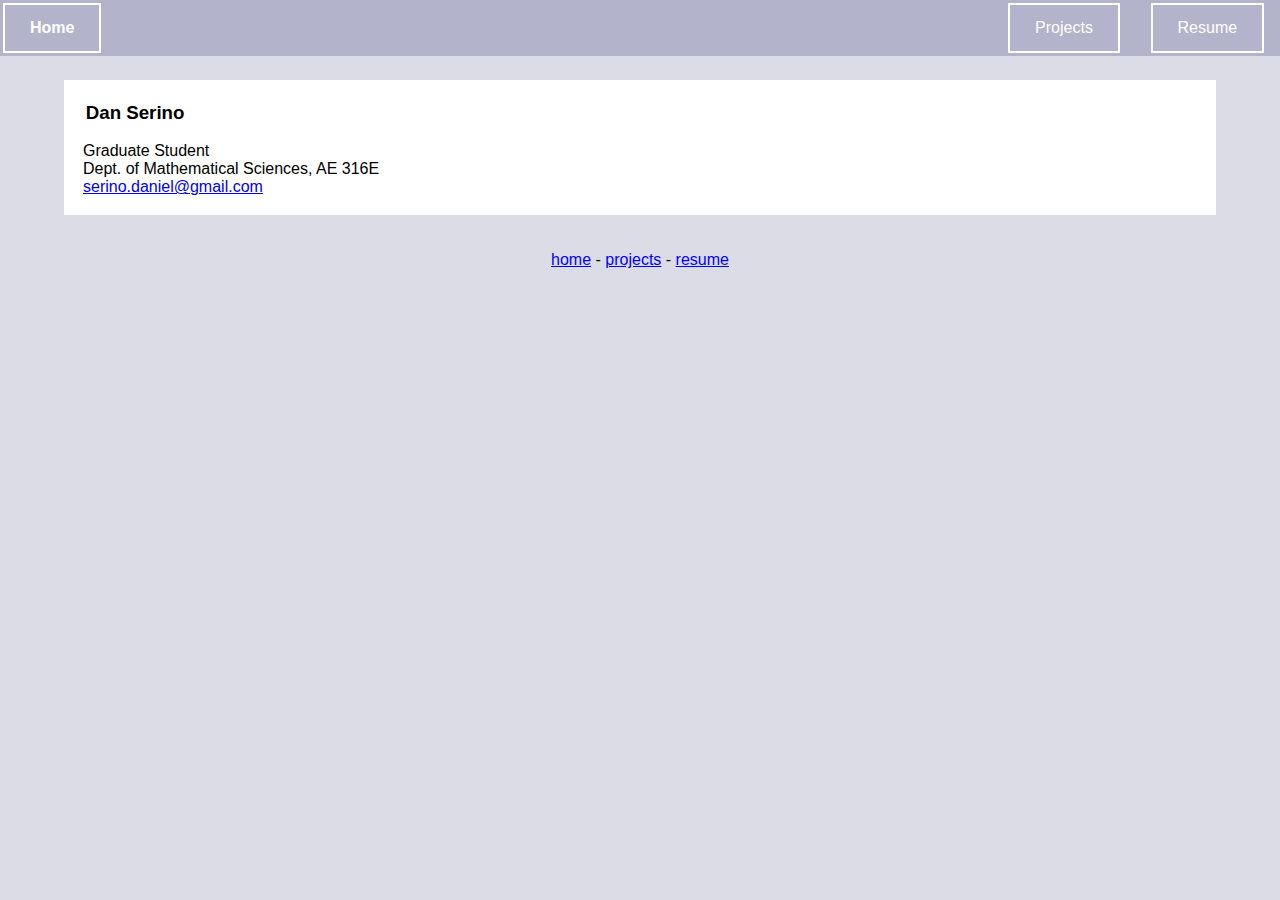
<file: index.html>
<!DOCTYPE html>
<html>
  <head>
    <meta  content="text/html; charset=UTF-8"  http-equiv="content-type">
    <link href="css/style.css" type="text/css" rel="stylesheet">
    <title>Home - Dan Serino</title>
  </head>
  <!-- NAV BAR -->
  <nav>
    <table  style="width: 100%"  bgcolor="#b3b3cc" border="0">
      <tbody>
        <tr>
          <td  style="text-align: left; width: 70%;"> <strong><a class="top" href="index.html">Home</a></strong></td>
          <td  style="text-align: center; width: 10%;"><a class="top" href="projects.html">Projects</a>
          <td  style="text-align: center; width: 10%;"><a class="top" href="resume.html">Resume</a>
          <!-- <td  style="text-align: center; width: 10%;"><a class="top" href="cv.html">CV</a> -->
            <br>
          </td>
        </tr>
      </tbody>
    </table>
  </nav>
  <section>
    <!-- BODY -->
    <body>
      <!-- small space -->
      <table style="width:50%" align="center">
        <tr>
          <td style="width:100%">
            <br>
          </td>
        </tr>
      </table>
      <!--body content -->
      <table class="content" align="center">
	<!-- BEGIN EVENT -->
	<tr>
	  <td style="width:100%">
	    <h3 style="padding-left:1em;">Dan Serino</h3>
	    <p style="padding-left:1em;">
              Graduate Student <br>
              Dept. of Mathematical Sciences, AE 316E<br>
              <a  href="mailto:serino.daniel@gmail.com">serino.daniel@gmail.com</a><br>
	    </p>
	  </td>
	</tr>
      </table>
      <br><br>
    </body>
  </section>
  <nav align="center">
    <a href="index.html" class="norm">home</a> - 
    <a href="projects.html" class="norm">projects</a> - 
    <a href="resume.html" class="norm">resume</a>
  </nav>
  <br>
</html>
</file>
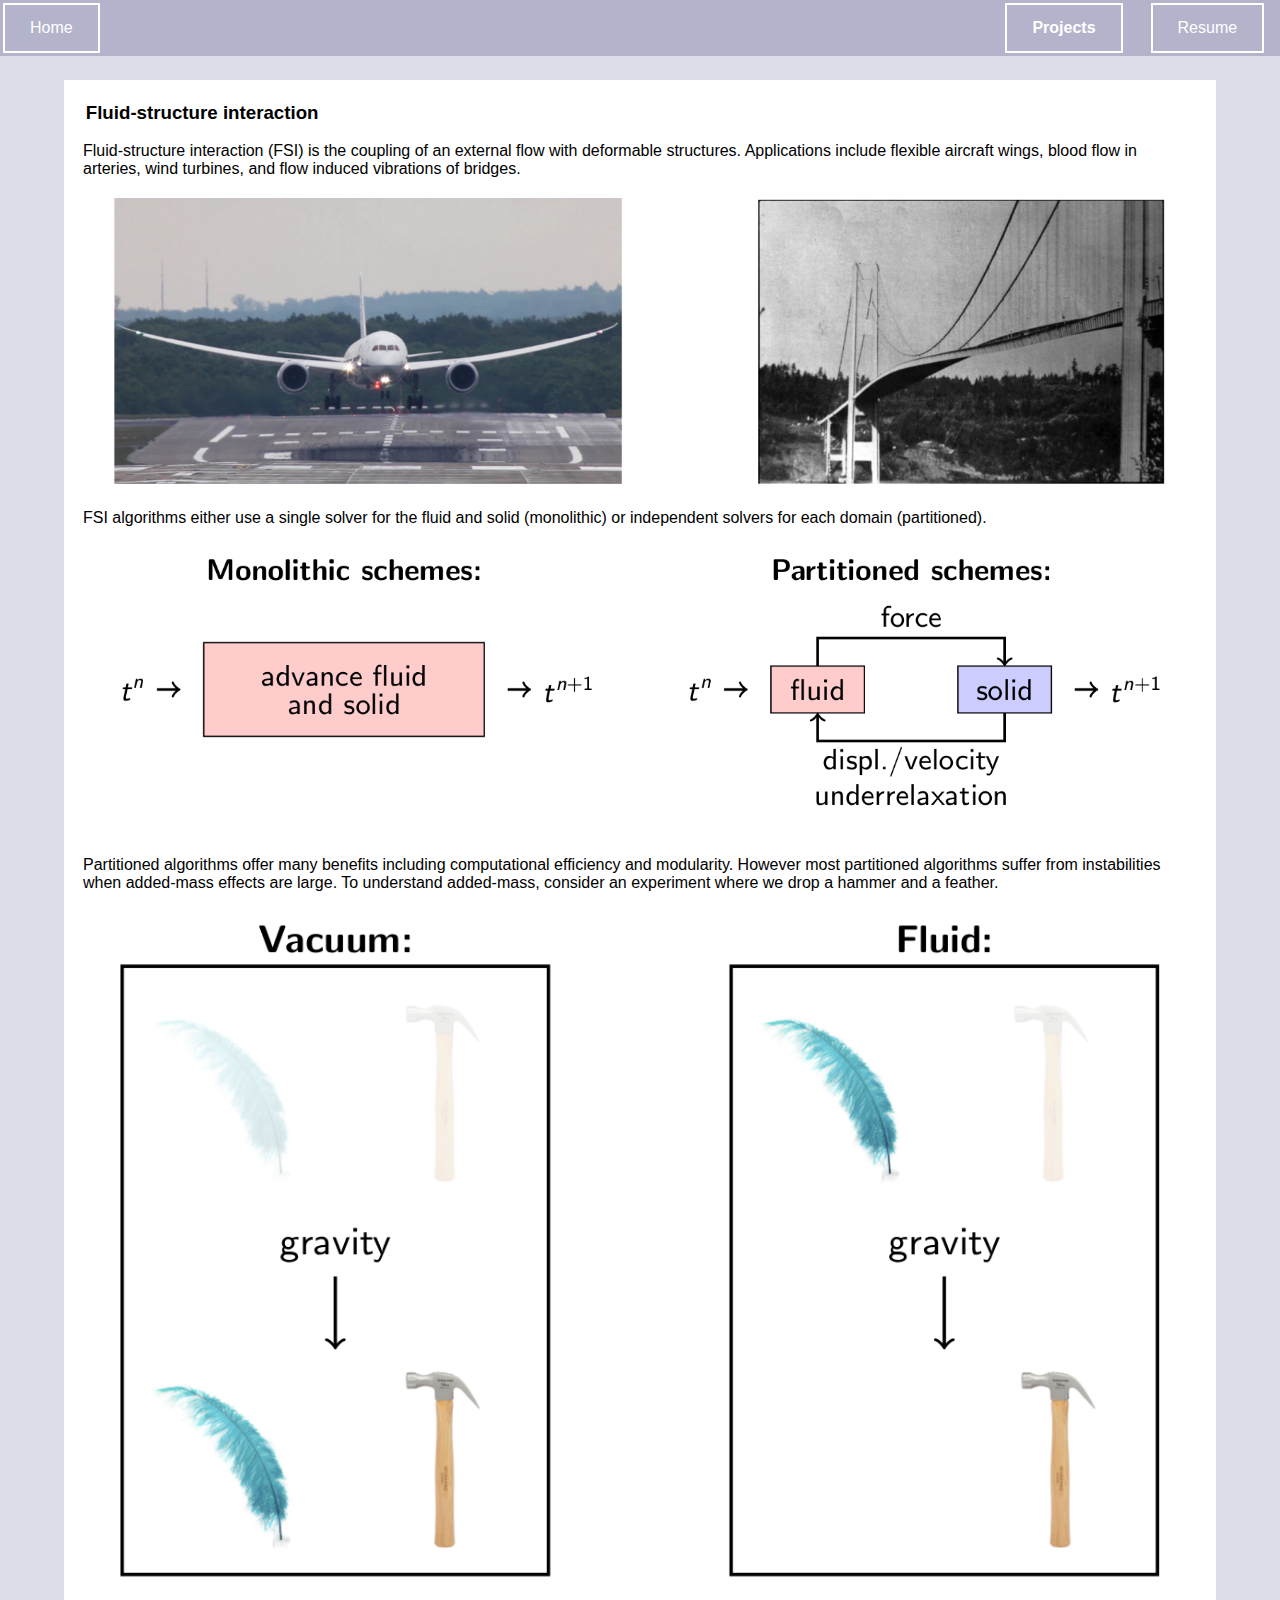
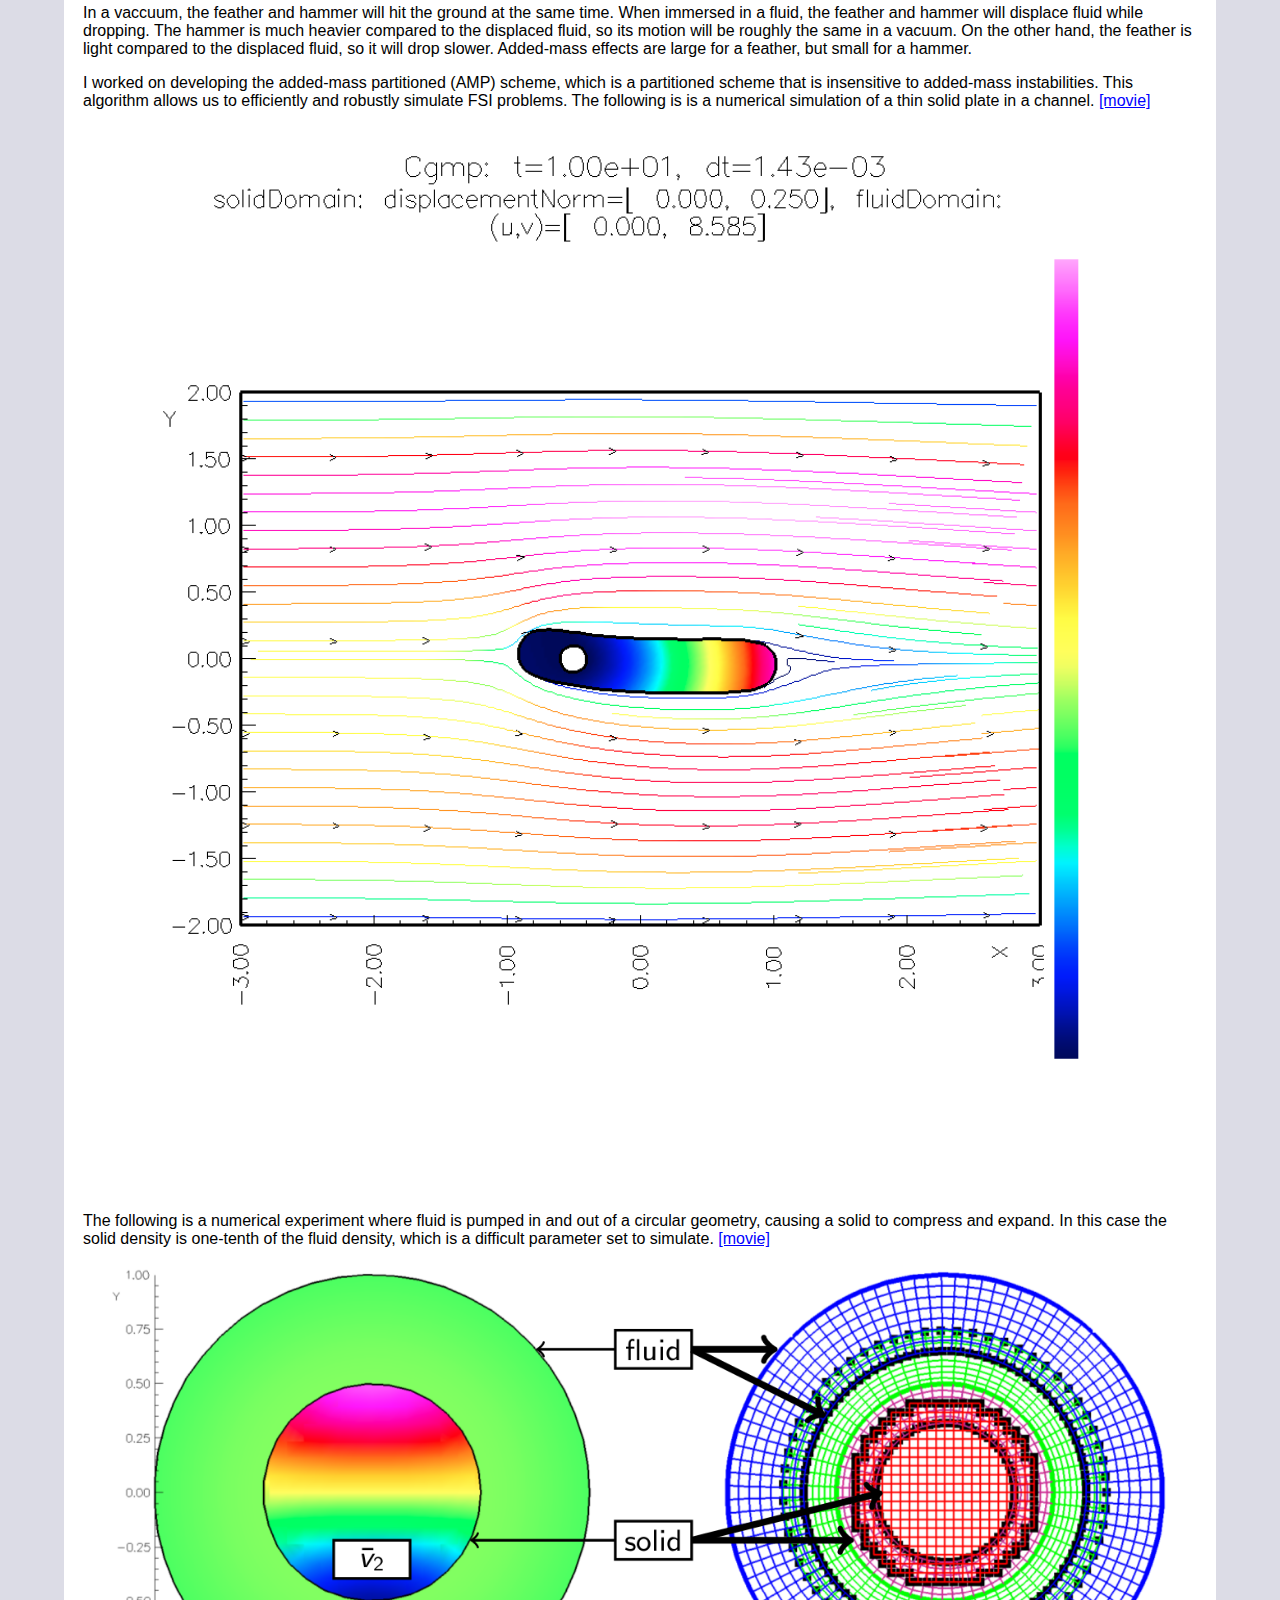
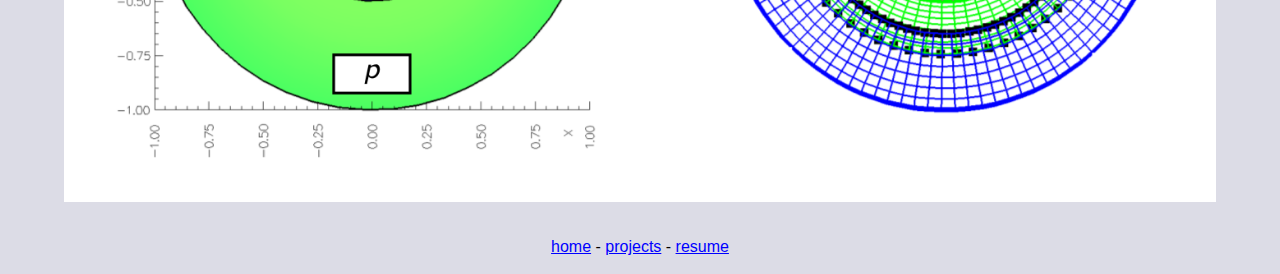
<file: fsi.html>
<!DOCTYPE html>
<html>
  <head>
    <meta  content="text/html; charset=UTF-8"  http-equiv="content-type">
    <link href="css/style.css" type="text/css" rel="stylesheet">
    <!-- <script src="js/jquery-1.8.2.min.js"></script> -->
    <!-- <script src="js/cufon-yui.js"></script> -->
    <!-- <script src="js/cufon-replace.js"></script> -->
    <!-- <script src="js/Myriad_Pro_300.font.js"></script> -->
    <!-- <script src="js/Myriad_Pro_400.font.js"></script> -->
    <!-- <script type="text/x-mathjax-config"> -->
    <!--   MathJax.Hub.Config({tex2jax: {inlineMath: [ ['\\(','\\)']]}}); -->
    <!-- </script> -->
    <!-- <script type="text/javascript" src="http://cdn.mathjax.org/mathjax/latest/MathJax.js?config=TeX-AMS-MML_HTMLorMML"> -->
    <!-- </script> <\!--[if lt IE 9]> -->
    <!--               <script src="js/ie/IE9.js"></script><script src="js/ie/html5.js"></script><![endif]-\-> -->
    <title>Fluid-structure interaction - Dan Serino</title>
  </head>
  <!-- NAV BAR -->
  <nav>
    <table  style="width: 100%"  bgcolor="#b3b3cc" border="0">
      <tbody>
        <tr>
          <td  style="text-align: left; width: 70%;"> <a class="top" href="index.html">Home</a></td>
          <td  style="text-align: center; width: 10%;"><strong><a class="top" href="projects.html">Projects</a></strong>
          <td  style="text-align: center; width: 10%;"><a class="top" href="resume.html">Resume</a>
          <!-- <td  style="text-align: center; width: 10%;"><a class="top" href="cv.html">CV</a> -->
            <br>
          </td>
        </tr>
      </tbody>
    </table>
  </nav>
  <section>
    <!-- BODY -->
    <body>
      <!-- small space -->
      <table style="width:50%" align="center">
        <tr>
          <td style="width:100%">
            <br>
          </td>
        </tr>
      </table>
      <!--body content -->
      <table class="content" align="center">
	<!-- BEGIN PROJECT -->
	<tr>
	  <td style="width:100%">
	    <h3 style="padding-left:1em;">
              Fluid-structure interaction
            </h3>
	    <p class="tab">
              Fluid-structure interaction (FSI) is the coupling of an external flow with 
              deformable structures. Applications include flexible aircraft wings,
              blood flow in arteries, wind turbines, and flow induced vibrations of 
              bridges.
	    </p>
            <figure>
              <img src="images/fsi/applications.png"
		   alt=""
                   class="center"
		   height="auto" width="100%">
            </figure>
	    <p class="tab">
              FSI algorithms either use a single solver for the fluid and solid
              (monolithic) or independent solvers for each domain (partitioned).
	    </p>
            <figure>
	      <a 
                 ><img src="images/fsi/fsiSchemes.png"
		       alt=""
                       class="center"
		       height="auto" width="100%"></a>
            </figure>
	    <p class="tab">
              Partitioned algorithms offer many benefits including computational efficiency
              and modularity. However most partitioned algorithms suffer from instabilities
              when added-mass effects are large.
              To understand added-mass, consider an experiment where we drop a hammer and a 
              feather. 
	    </p>
            <figure>
	      <a 
                 ><img src="images/fsi/addedMass.png"
		       alt=""
                       class="center"
		       height="auto" width="100%"></a>
            </figure>
	    <p class="tab">
              In a vaccuum, the feather and hammer will hit the ground at the same time.
              When immersed in a fluid, the feather and hammer will displace fluid while 
              dropping.
              The hammer is much heavier compared to the displaced fluid, so its motion will 
              be roughly the same in a vacuum.
              On the other hand, the feather is light compared to the displaced fluid, 
              so it will drop slower.
              Added-mass effects are large for a feather, but small for a hammer.
            </p>
            <p class="tab">
              I worked on developing the added-mass partitioned (AMP) scheme, which 
              is a partitioned scheme that is insensitive to added-mass instabilities.
              This algorithm allows us to efficiently and robustly simulate FSI problems.
              The following is is a numerical simulation of a thin solid plate in a channel.
              <a href="images/fsi/thinPlateMovie.mp4" class="norm">[movie]</a>
            </p>
            <figure>
	      <a href="images/fsi/thinPlateMovie.mp4"
                 ><img src="images/fsi/thinPlateMovie.png"
		       alt=""
                       class="center"
		       height="auto" width="100%"></a>
            </figure>
            <p class="tab">
              The following is a numerical experiment where fluid is pumped in and out of 
              a circular geometry, causing a solid to compress and expand. In this case
              the solid density is one-tenth of the fluid density, which is a difficult 
              parameter set to simulate.
              <a href="images/fsi/RadialElasticPistonMovie.mp4" class="norm">[movie]</a>
	    </p>
            <figure>
	      <a href="images/fsi/RadialElasticPistonMovie.mp4"
                 ><img src="images/fsi/radialElasticPistonLabeled.png"
		       alt=""
                       class="center"
		       height="auto" width="100%"></a>
            </figure>
	    <br>
	  </td>
	</tr>
      </table>
      <br><br>
    </body>
  </section>
  <nav align="center">
    <a href="index.html" class="norm">home</a> - 
    <a href="projects.html" class="norm">projects</a> - 
    <a href="resume.html" class="norm">resume</a>
  </nav>
  <br>
</html>
</file>
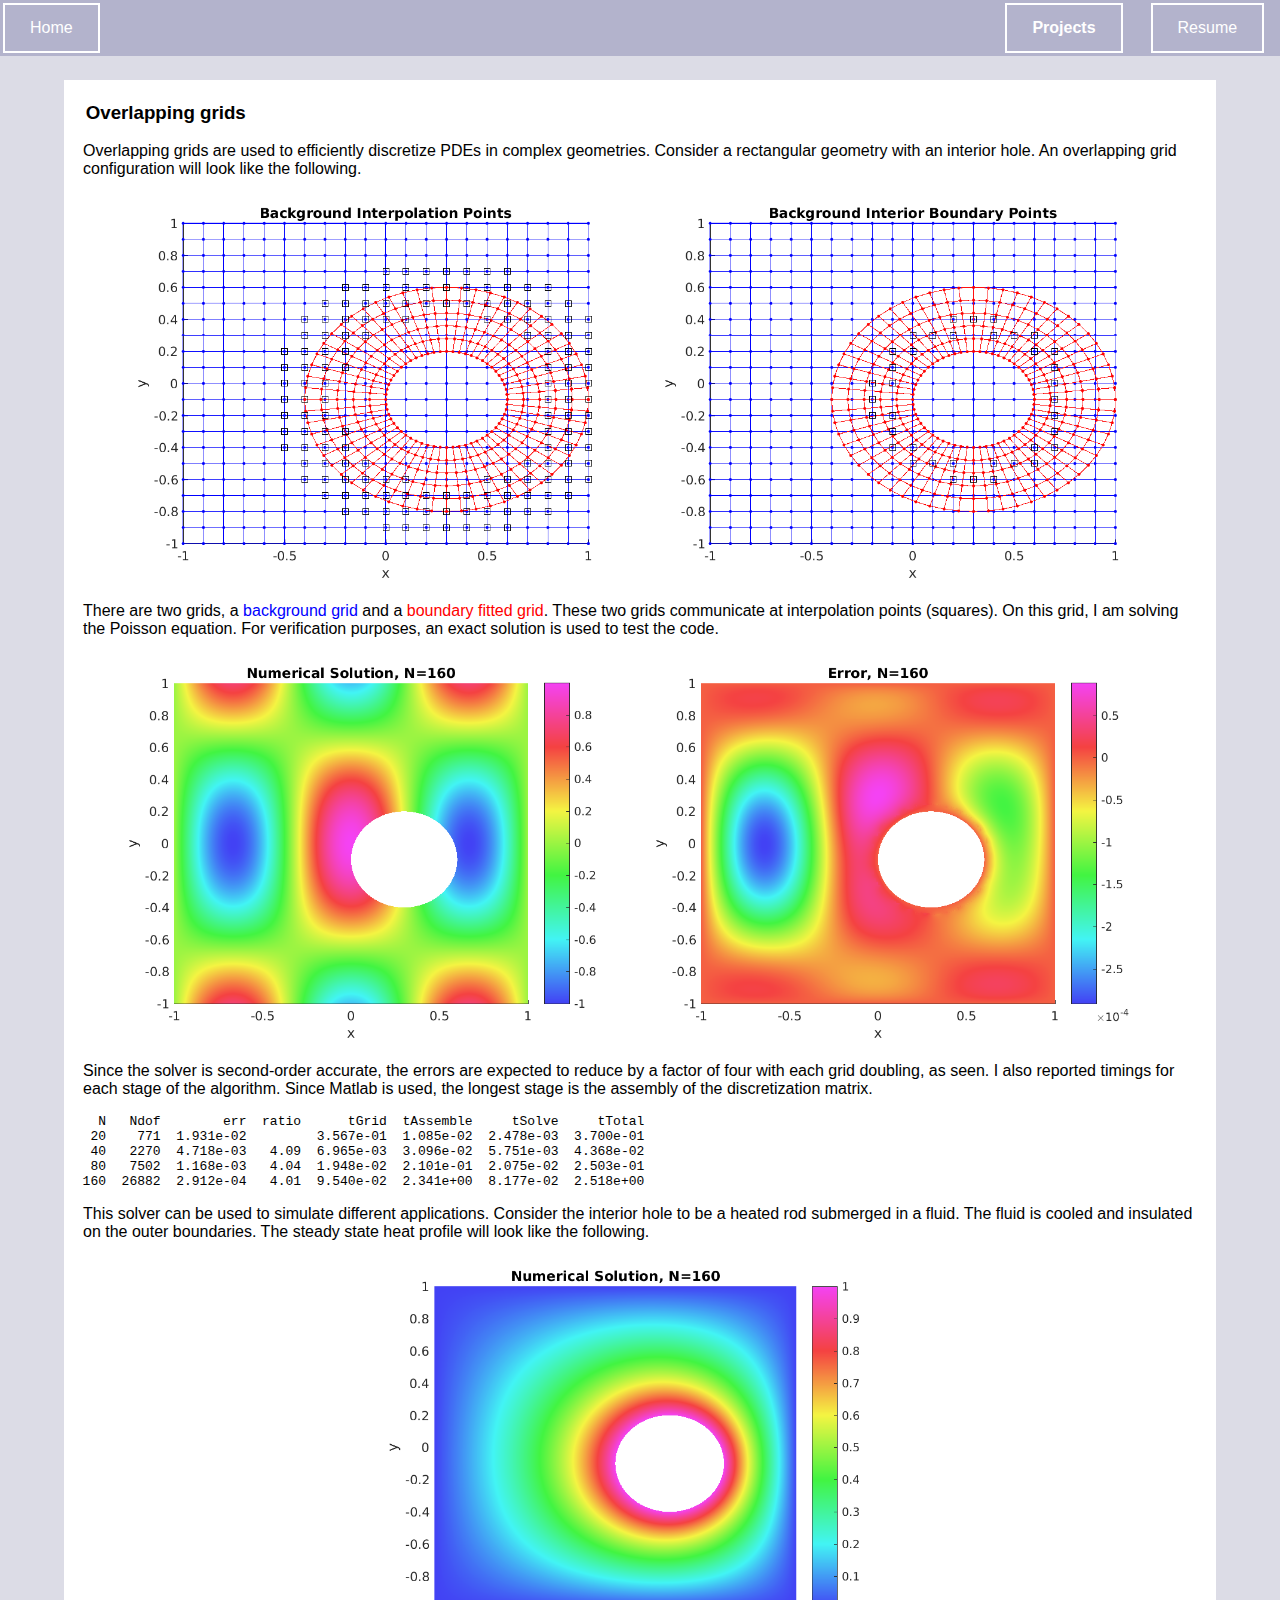
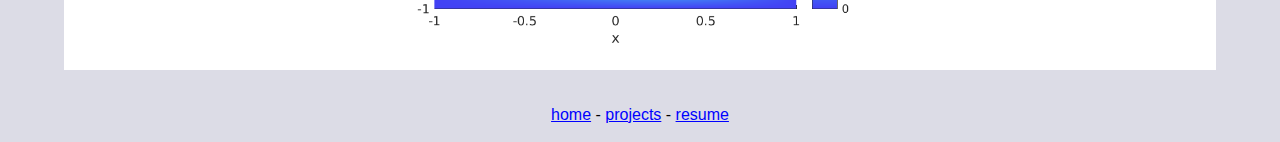
<file: overlapping.html>
<!DOCTYPE html>
<html>
  <head>
    <meta  content="text/html; charset=UTF-8"  http-equiv="content-type">
    <link href="css/style.css" type="text/css" rel="stylesheet">
    <!-- <script src="js/jquery-1.8.2.min.js"></script> -->
    <!-- <script src="js/cufon-yui.js"></script> -->
    <!-- <script src="js/cufon-replace.js"></script> -->
    <!-- <script src="js/Myriad_Pro_300.font.js"></script> -->
    <!-- <script src="js/Myriad_Pro_400.font.js"></script> -->
    <!-- <script type="text/x-mathjax-config"> -->
    <!--   MathJax.Hub.Config({tex2jax: {inlineMath: [ ['\\(','\\)']]}}); -->
    <!-- </script> -->
    <!-- <script type="text/javascript" src="http://cdn.mathjax.org/mathjax/latest/MathJax.js?config=TeX-AMS-MML_HTMLorMML"> -->
    <!-- </script> <\!--[if lt IE 9]> -->
    <!--               <script src="js/ie/IE9.js"></script><script src="js/ie/html5.js"></script><![endif]-\-> -->
    <title>Overlapping grids - Dan Serino</title>
  </head>
  <!-- NAV BAR -->
  <nav>
    <table  style="width: 100%"  bgcolor="#b3b3cc" border="0">
      <tbody>
        <tr>
          <td  style="text-align: left; width: 70%;"> <a class="top" href="index.html">Home</a></td>
          <td  style="text-align: center; width: 10%;"><strong><a class="top" href="projects.html">Projects</a></strong>
          <td  style="text-align: center; width: 10%;"><a class="top" href="resume.html">Resume</a>
          <!-- <td  style="text-align: center; width: 10%;"><a class="top" href="cv.html">CV</a> -->
            <br>
          </td>
        </tr>
      </tbody>
    </table>
  </nav>
  <section>
    <!-- BODY -->
    <body>
      <!-- small space -->
      <table style="width:50%" align="center">
        <tr>
          <td style="width:100%">
            <br>
          </td>
        </tr>
      </table>
      <!--body content -->
      <table class="content" align="center">
	<!-- BEGIN PROJECT -->
	<tr>
	  <td style="width:100%">
	    <h3 style="padding-left:1em;">Overlapping grids</h3>
            <p class="tab">
              Overlapping grids are used to efficiently discretize PDEs in 
              complex geometries. Consider a rectangular geometry with an interior
              hole. An overlapping grid configuration will look like the following.
            </p>
            <figure align="center">
              <img src="images/overlapping/bgInterp.png"
		   alt=""
                   align="center"
		   height="auto" width="49%">
              <img src="images/overlapping/intInterp.png"
		   alt=""
                   align="center"
		   height="auto" width="49%">
            </figure>
            <p class="tab">
              There are two grids, a 
              <span style="color:blue">background grid</span>
              and a 
              <span style="color:red">boundary fitted grid</span>.
              These two grids communicate at interpolation points (squares).
              On this grid, I am solving the Poisson equation. 
              For verification purposes, an exact solution is used to test the code.
            </p>
            <figure align="center">
              <img src="images/overlapping/numSol.png"
		   alt=""
                   align="center"
		   height="auto" width="49%">
              <img src="images/overlapping/numErr.png"
		   alt=""
                   align="center"
		   height="auto" width="49%">
            </figure>
            <p class="tab">
              Since the solver is second-order accurate, 
              the errors are expected to reduce by a factor of four with each grid doubling,
              as seen. I also reported timings for each stage of the algorithm. Since 
              Matlab is used, the longest stage is the assembly of the discretization matrix.
            </p>
	    <p style="padding-left:1em;"
               class="mono">
              <pre>
    N   Ndof        err  ratio      tGrid  tAssemble     tSolve     tTotal
   20    771  1.931e-02         3.567e-01  1.085e-02  2.478e-03  3.700e-01
   40   2270  4.718e-03   4.09  6.965e-03  3.096e-02  5.751e-03  4.368e-02
   80   7502  1.168e-03   4.04  1.948e-02  2.101e-01  2.075e-02  2.503e-01
  160  26882  2.912e-04   4.01  9.540e-02  2.341e+00  8.177e-02  2.518e+00</pre>
	    </p>
            <p class="tab">
              This solver can be used to simulate different applications. Consider 
              the interior hole to be a heated rod submerged in a fluid. The fluid is cooled
              and insulated on the outer boundaries. The steady state heat profile will 
              look like the following.
            </p>
            <figure align="center">
              <img src="images/overlapping/numSolHeat.png"
		   alt=""
                   align="center"
		   height="auto" width="50%">
            </figure>
	  </td>
	</tr>
      </table>
      <br><br>
    </body>
  </section>
  <nav align="center">
    <a href="index.html" class="norm">home</a> - 
    <a href="projects.html" class="norm">projects</a> - 
    <a href="resume.html" class="norm">resume</a>
  </nav>
  <br>
</html>
</file>
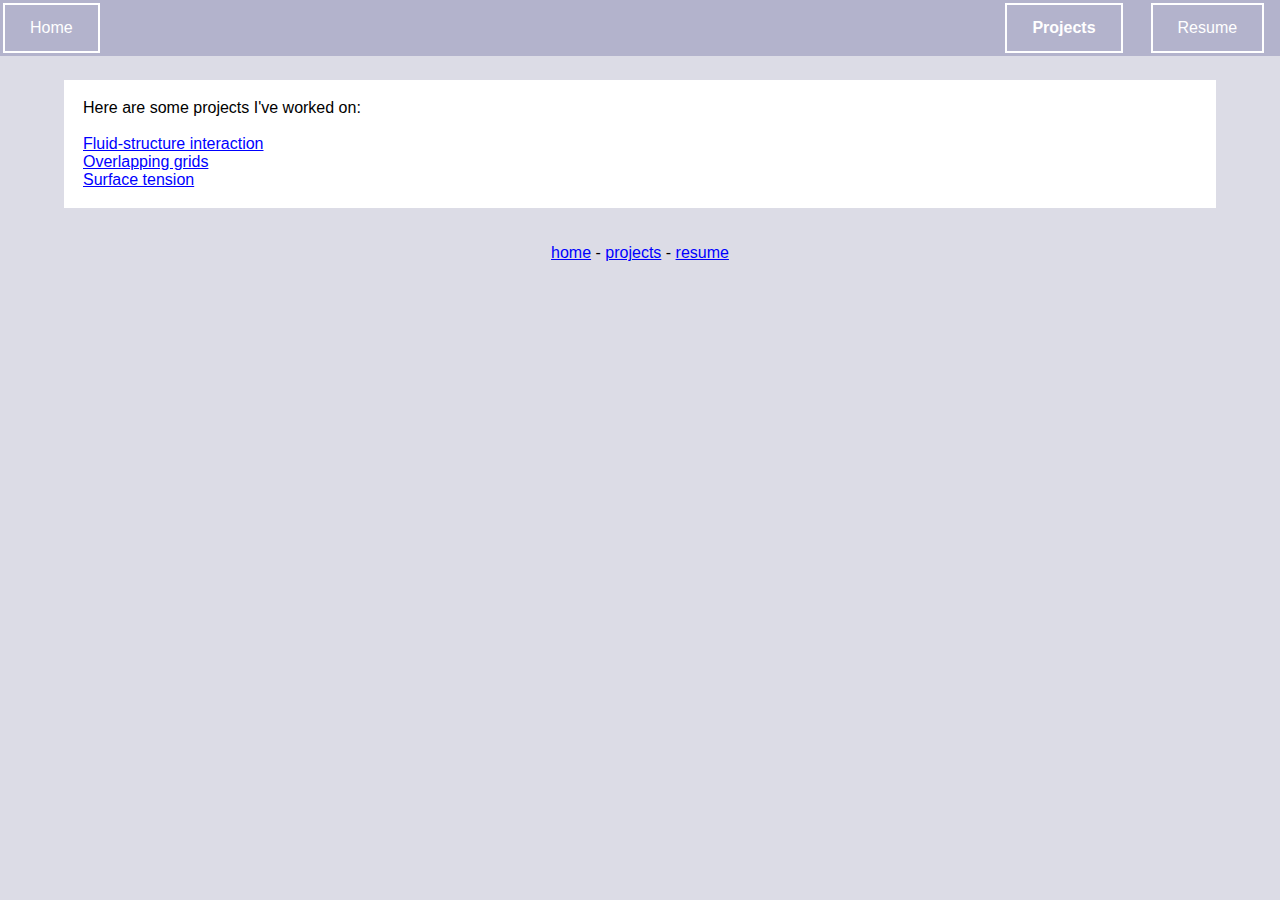
<file: projects.html>
<!DOCTYPE html>
<html>
  <head>
    <meta  content="text/html; charset=UTF-8"  http-equiv="content-type">
    <link href="css/style.css" type="text/css" rel="stylesheet">
    <!-- <script src="js/jquery-1.8.2.min.js"></script> -->
    <!-- <script src="js/cufon-yui.js"></script> -->
    <!-- <script src="js/cufon-replace.js"></script> -->
    <!-- <script src="js/Myriad_Pro_300.font.js"></script> -->
    <!-- <script src="js/Myriad_Pro_400.font.js"></script> -->
    <!-- <script type="text/x-mathjax-config"> -->
    <!--   MathJax.Hub.Config({tex2jax: {inlineMath: [ ['\\(','\\)']]}}); -->
    <!-- </script> -->
    <!-- <script type="text/javascript" src="http://cdn.mathjax.org/mathjax/latest/MathJax.js?config=TeX-AMS-MML_HTMLorMML"> -->
    <!-- </script> <\!--[if lt IE 9]> -->
    <!--               <script src="js/ie/IE9.js"></script><script src="js/ie/html5.js"></script><![endif]-\-> -->
    <title>Projects - Dan Serino</title>
  </head>
  <!-- NAV BAR -->
  <nav>
    <table  style="width: 100%"  bgcolor="#b3b3cc" border="0">
      <tbody>
        <tr>
          <td  style="text-align: left; width: 70%;"> <a class="top" href="index.html">Home</a></td>
          <td  style="text-align: center; width: 10%;"><strong><a class="top" href="projects.html">Projects</a></strong>
          <td  style="text-align: center; width: 10%;"><a class="top" href="resume.html">Resume</a>
          <!-- <td  style="text-align: center; width: 10%;"><a class="top" href="cv.html">CV</a> -->
            <br>
          </td>
        </tr>
      </tbody>
    </table>
  </nav>
  <section>
    <!-- BODY -->
    <body>
      <!-- small space -->
      <table style="width:50%" align="center">
        <tr>
          <td style="width:100%">
            <br>
          </td>
        </tr>
      </table>
      <!--body content -->
      <table class="content" align="center">
	<!-- BEGIN PROJECT -->
	<tr>
	  <td style="width:100%">
            <p style="padding-left:1em;">
              Here are some projects I've worked on: <br><br>
              <a href="fsi.html" class="norm">Fluid-structure interaction</a> <br>
              <a href="overlapping.html" class="norm">Overlapping grids</a> <br>
              <a href="surfaceTension.html" class="norm">Surface tension</a> <br>
              <!-- <a href="fsi.html">Electromagnetics through multiple materials</a> <br> -->
              <!-- <a href="fsi.html">Time series data modeling</a> <br> -->
              <!-- <a href="fsi.html">Finite elements</a> <br> -->
              <!-- <a href="fsi.html">Triangulation</a> <br> -->
            </p>
	  </td>
	</tr>
      </table>
      <br><br>
    </body>
  </section>
  <nav align="center">
    <a href="index.html" class="norm">home</a> - 
    <a href="projects.html" class="norm">projects</a> - 
    <a href="resume.html" class="norm">resume</a>
  </nav>
  <br>
</html>
</file>
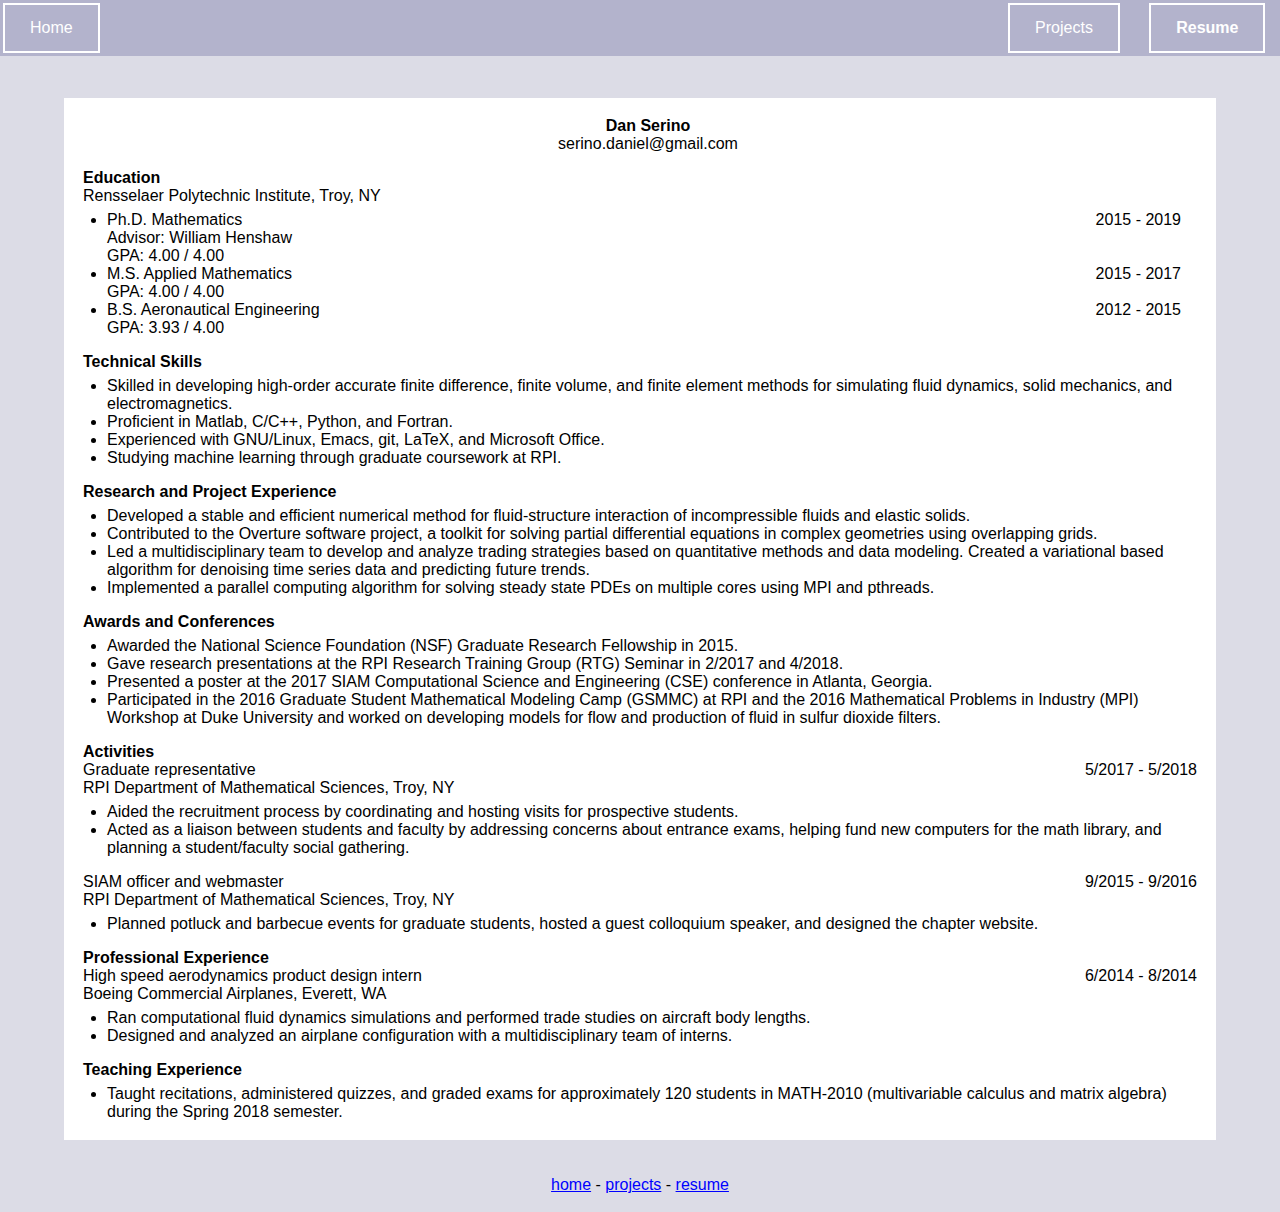
<file: resume.html>
<!DOCTYPE html>
<html>
  <head>
    <meta  content="text/html; charset=UTF-8"  http-equiv="content-type">
    <link href="css/style.css" type="text/css" rel="stylesheet">
    <title>Resume - Dan Serino</title>
  </head>
  <div class="noprint">
    <!-- NAV BAR -->
    <nav>
      <table  style="width: 100%"  bgcolor="#b3b3cc" border="0">
        <tbody>
          <tr>
            <td  style="text-align: left; width: 70%;"> <a class="top" href="index.html">Home</a></td>
            <td  style="text-align: center; width: 10%;"><a class="top" href="projects.html">Projects</a>
            <td  style="text-align: center; width: 10%;"><strong><a class="top" href="resume.html">Resume</a></strong>
              <!-- <td  style="text-align: center; width: 10%;"><a class="top" href="cv.html">CV</a> -->
              <br>
            </td>
          </tr>
        </tbody>
      </table>
    </nav>
  </div>
  <section>
    <!-- BODY -->
    <body>
      <div class="noprint">
        <!-- small space -->
        <table style="width:50%" align="center">
          <tr>
            <td style="width:100%">
              <br>
            </td>
          </tr>
        </table>
      </div>
      <!--body content -->
      <table class="content" align="center">
	<!-- BEGIN EVENT -->
	<tr>
	  <td style="width:100%">
            <p style="padding-left:1em;" align="center">
              <strong>Dan Serino</strong> <br>
              <a  href="mailto:serino.daniel@gmail.com"
                  class="email">serino.daniel@gmail.com</a><br>
            </p>
            <!-- begin section -->
            <p style="padding-left:1em;">
              <strong>Education</strong> <br>
              Rensselaer Polytechnic Institute, Troy, NY
              <ul class="tab">
                <li>
                  Ph.D. Mathematics 
                  <span style="float:right; padding-right:1em">2015 - 2019</span>
                  <br>
                  Advisor: William Henshaw
                  <br>
                  GPA: 4.00 / 4.00
                </li>
                <li>
                  M.S. Applied Mathematics 
                  <span style="float:right; padding-right:1em">2015 - 2017</span>
                  <br>
                  GPA: 4.00 / 4.00
                </li>
                <li>
                  B.S. Aeronautical Engineering 
                  <span style="float:right; padding-right:1em">2012 - 2015</span>
                  <br>
                  GPA: 3.93 / 4.00
                </li>
              </ul>
            </p>
            <!-- end section -->
            <!-- begin section -->
            <p style="padding-left:1em;">
              <strong>Technical Skills</strong> <br>
              <ul class="tab">
                <li>
                  Skilled in developing high-order accurate finite difference, finite volume, 
                  and finite element methods for simulating fluid dynamics, solid mechanics, 
                  and electromagnetics.
                </li>
                <li>
                  Proficient in Matlab, C/C++, Python, and Fortran.
                </li>
                <li>
                  Experienced with GNU/Linux, Emacs, git, LaTeX, and Microsoft Office.
                </li>
                <li>
                  Studying machine learning through graduate coursework at RPI.
                </li>
              </ul>
            </p>
            <!-- end section -->
            <!-- begin section -->
            <p class="tab">
              <strong>Research and Project Experience</strong> <br>
              <ul class="tab">
                <li>
                  Developed a stable and efficient numerical method for fluid-structure 
                  interaction of incompressible fluids and elastic solids.
                </li>
                <li>
                  Contributed to the Overture software project, a toolkit for solving partial 
                  differential equations in complex geometries using overlapping grids.
                </li>
                <li>
                  Led a multidisciplinary team to develop and analyze trading strategies 
                  based on quantitative methods and data modeling.
                  Created a variational based algorithm for denoising time series 
                  data and predicting future trends.
                </li>
                <li>
                  Implemented a parallel computing algorithm for solving steady state 
                  PDEs on multiple cores using MPI and pthreads.
                </li>
              </ul>
            </p>
            <!-- end section -->
            <!-- begin section -->
            <p style="padding-left:1em;">
              <strong>Awards and Conferences</strong> <br>
              <ul class="tab">
                <li>
                  Awarded the National Science Foundation (NSF) Graduate Research Fellowship in 
                  2015.
                </li>
                <li>
                  Gave research presentations at the RPI Research Training Group (RTG) Seminar
                  in 2/2017 and 4/2018.
                </li>
                <li>
                  Presented a poster at the 2017 SIAM Computational Science and Engineering (CSE) 
                  conference in Atlanta, Georgia. 
                </li>
                <li>
                  Participated in the 2016 Graduate Student Mathematical Modeling Camp 
                  (GSMMC) at RPI and the 2016 Mathematical Problems in Industry 
                  (MPI) Workshop at Duke University and worked on 
                  developing models for flow and production of fluid in sulfur dioxide filters.
                </li>
              </ul>
            </p>
            <!-- end section -->
            <!-- begin section -->
            <p style="padding-left:1em;">
              <strong>Activities</strong> <br>
              Graduate representative 
              <span style="float:right; padding-right:1em">5/2017 - 5/2018</span><br>
              RPI Department of Mathematical Sciences, Troy, NY
              <ul class="tab">
                <li>
                  Aided the recruitment process by coordinating and hosting visits for 
                  prospective students.
                </li>
                <li>
                  Acted as a liaison between students and faculty by 
                  addressing concerns about entrance exams,
                  helping fund new computers for the math library,
                  and planning a student/faculty social gathering.
                </li>
              </ul> 
            </p>
            <p style="padding-left:1em;">
              SIAM officer and webmaster 
              <span style="float:right; padding-right:1em">9/2015 - 9/2016</span><br>
              RPI Department of Mathematical Sciences, Troy, NY
              <ul class="tab">
                <li>
                  Planned potluck and barbecue events for graduate students,
                  hosted a guest colloquium speaker,
                  and designed the chapter website. 
                </li>
              </ul>
            </p>
            <!-- end section -->
            <!-- begin section -->
            <p style="padding-left:1em;">
              <strong>Professional Experience</strong> <br>
              High speed aerodynamics product design intern
              <span style="float:right; padding-right:1em">6/2014 - 8/2014</span>
              <br>
              Boeing Commercial Airplanes, Everett, WA
              <ul class="tab">
                <li>
                  Ran computational fluid dynamics simulations and performed trade studies  
                  on aircraft body lengths.
                </li>
                <li>
                  Designed and analyzed an airplane configuration with a
                  multidisciplinary team of interns.
                </li>
              </ul>
            </p>
            <!-- end section -->
            <!-- begin section -->
            <p style="padding-left:1em;">
              <strong>Teaching Experience</strong> <br>
              <ul class="tab">
                <li>
                  Taught recitations, administered quizzes, and graded exams for 
                  approximately 120 students in MATH-2010 
                  (multivariable calculus and matrix algebra) during the Spring 2018 semester. 
                </li>
              </ul>
            </p>
            <!-- end section -->
	  </td>
          <br>
	</tr>
      </table>
      <br><br>
    </body>
  </section>
  <div class="noprint">
    <nav align="center">
      <a href="index.html" class="norm">home</a> - 
      <a href="projects.html" class="norm">projects</a> - 
      <a href="resume.html" class="norm">resume</a>
    </nav>
    <br>
  </div>
</html>
</file>
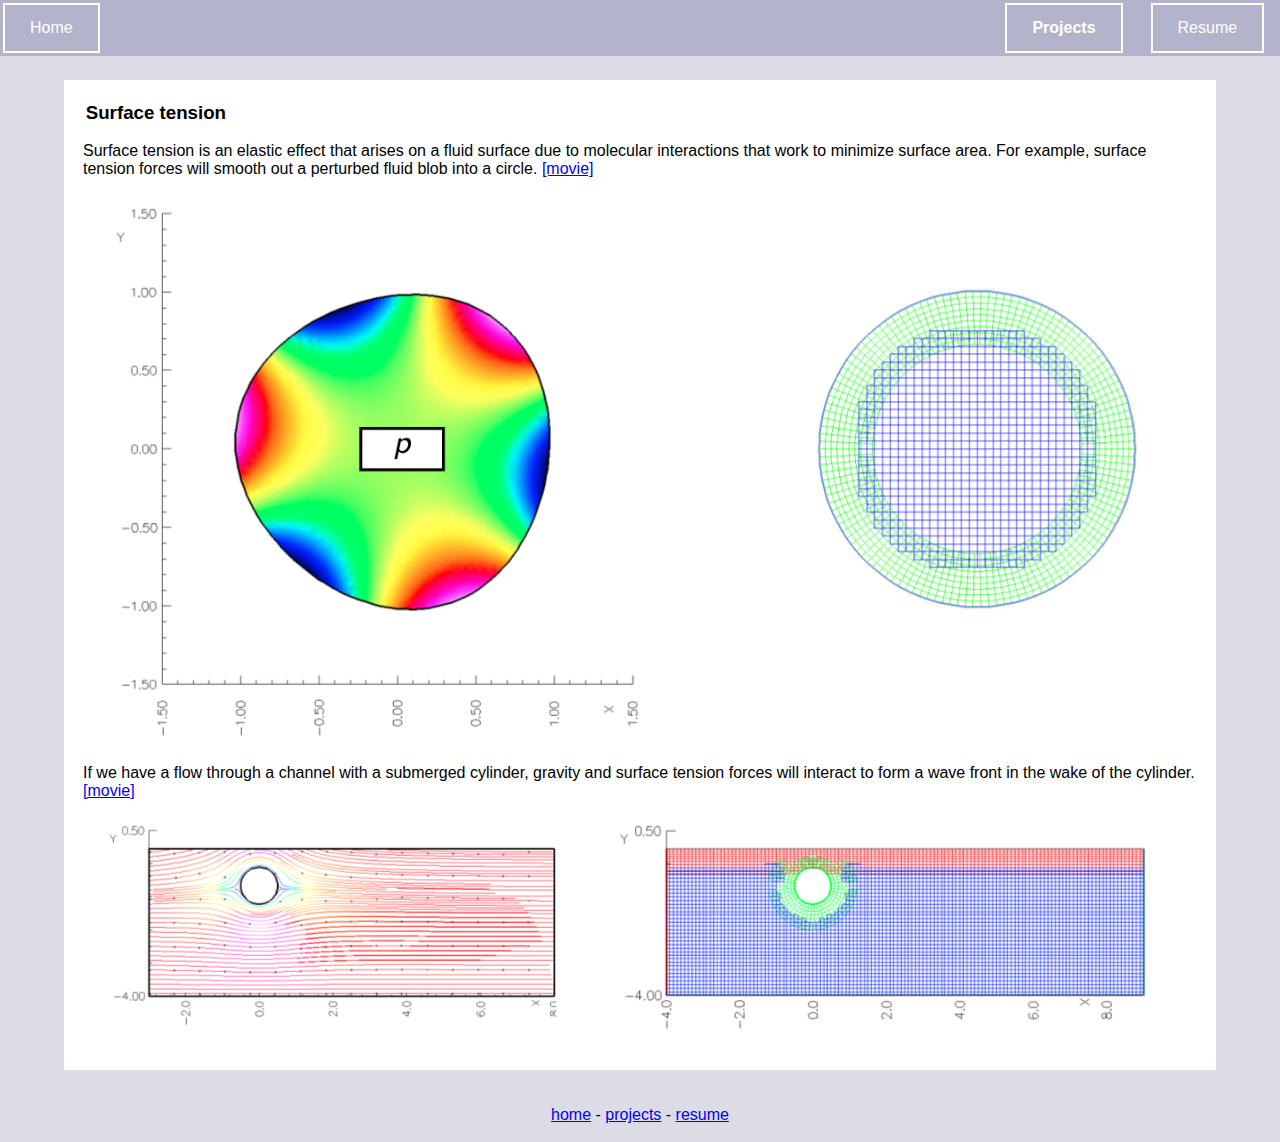
<file: surfaceTension.html>
<!DOCTYPE html>
<html>
  <head>
    <meta  content="text/html; charset=UTF-8"  http-equiv="content-type">
    <link href="css/style.css" type="text/css" rel="stylesheet">
    <!-- <script src="js/jquery-1.8.2.min.js"></script> -->
    <!-- <script src="js/cufon-yui.js"></script> -->
    <!-- <script src="js/cufon-replace.js"></script> -->
    <!-- <script src="js/Myriad_Pro_300.font.js"></script> -->
    <!-- <script src="js/Myriad_Pro_400.font.js"></script> -->
    <!-- <script type="text/x-mathjax-config"> -->
    <!--   MathJax.Hub.Config({tex2jax: {inlineMath: [ ['\\(','\\)']]}}); -->
    <!-- </script> -->
    <!-- <script type="text/javascript" src="http://cdn.mathjax.org/mathjax/latest/MathJax.js?config=TeX-AMS-MML_HTMLorMML"> -->
    <!-- </script> <\!--[if lt IE 9]> -->
    <!--               <script src="js/ie/IE9.js"></script><script src="js/ie/html5.js"></script><![endif]-\-> -->
    <title>Surface tension - Dan Serino</title>
  </head>
  <!-- NAV BAR -->
  <nav>
    <table  style="width: 100%"  bgcolor="#b3b3cc" border="0">
      <tbody>
        <tr>
          <td  style="text-align: left; width: 70%;"> <a class="top" href="index.html">Home</a></td>
          <td  style="text-align: center; width: 10%;"><strong><a class="top" href="projects.html">Projects</a></strong>
          <td  style="text-align: center; width: 10%;"><a class="top" href="resume.html">Resume</a>
          <!-- <td  style="text-align: center; width: 10%;"><a class="top" href="cv.html">CV</a> -->
            <br>
          </td>
        </tr>
      </tbody>
    </table>
  </nav>
  <section>
    <!-- BODY -->
    <body>
      <!-- small space -->
      <table style="width:50%" align="center">
        <tr>
          <td style="width:100%">
            <br>
          </td>
        </tr>
      </table>
      <!--body content -->
      <table class="content" align="center">
	<!-- BEGIN PROJECT -->
	<tr>
	  <td style="width:100%">
	    <h3 style="padding-left:1em;">Surface tension</h3>
	    <p class="tab">
              Surface tension is an elastic effect that arises on a fluid surface 
              due to molecular interactions that work to minimize surface area.
              For example, surface tension forces will smooth out a
              perturbed fluid blob into a circle.
              <a href="images/surfaceTension/oscillatingBubbleMovie.mp4" class="norm">[movie]</a>
	    </p>
            <figure>
              <a href="images/surfaceTension/oscillatingBubbleMovie.mp4"
                 ><img src="images/surfaceTension/oscillatingBubbleLabeled.png"
		      alt=""
                      align="center"
		      height="auto" width="100%"></a>
            </figure>
	    <p class="tab">
              If we have a flow through a channel with a submerged cylinder, gravity 
              and surface tension forces will interact to form a wave front in the wake
              of the cylinder. 
              <a href="images/surfaceTension/FreeSurfaceMovie.mp4" class="norm">[movie]</a>
	    </p>
            <figure>
              <a href="images/surfaceTension/FreeSurfaceMovie.mp4"
                 ><img src="images/surfaceTension/submergedCylinderLabeled.png"
	               alt=""
                       align="center"
	               height="auto" width="100%"></a>
            </figure>
            <br>
	  </td>
	</tr>
      </table>
      <br><br>
    </body>
  </section>
  <nav align="center">
    <a href="index.html" class="norm">home</a> - 
    <a href="projects.html" class="norm">projects</a> - 
    <a href="resume.html" class="norm">resume</a>
  </nav>
  <br>
</html>
</file>
<file: css/style.css>
html {
    background: rgb(220,220,230);
    background-size: cover;
    -webkit-background-size: cover;
    -moz-background-size: cover;
    -o-background-size: cover;
}

body {
    font-family:Helvetica;
    margin:0;
    padding:0;}

nav {font-family:Helvetica;}

a.email {
    color: black;
    text-decoration: none;
}

a.top:link, a.top:visited {
    background-color: none; 
    padding: 14px 25px;
    border: 2px solid white;
    color: white;
    text-align:center;
    text-decoration: none;
    display: inline-block;
}

a.top:hover, a.top:active {
    background-color: rgba(0,0,0,.2);
    <!-- opacity: 0.2; -->
}

a.norm:link, a.norm:visited {
    color: rgb(0,0,255);
}

a.norm:hover, a.norm:active {
    color: rgb(0,20,140);
}

p.mono {
    font-family: "Lucida Console", Monaco, monospace
}

p + ul {
    margin-top: -10px;
}

p.tab {
    padding-left:  1em; 
    padding-right: 1em; 
}

ul.tab {
    padding-right: 1em; 
}

table.content {
    width:   90%;
    max-width: 1200px;
    background-color: #ffffff;
}

@media print
{
.noprint {display:none;}
table.content {width: 100%;
               font-size: 10pt;}
@page { margin: 0; }
body { margin: 1cm; }
}
</file>
